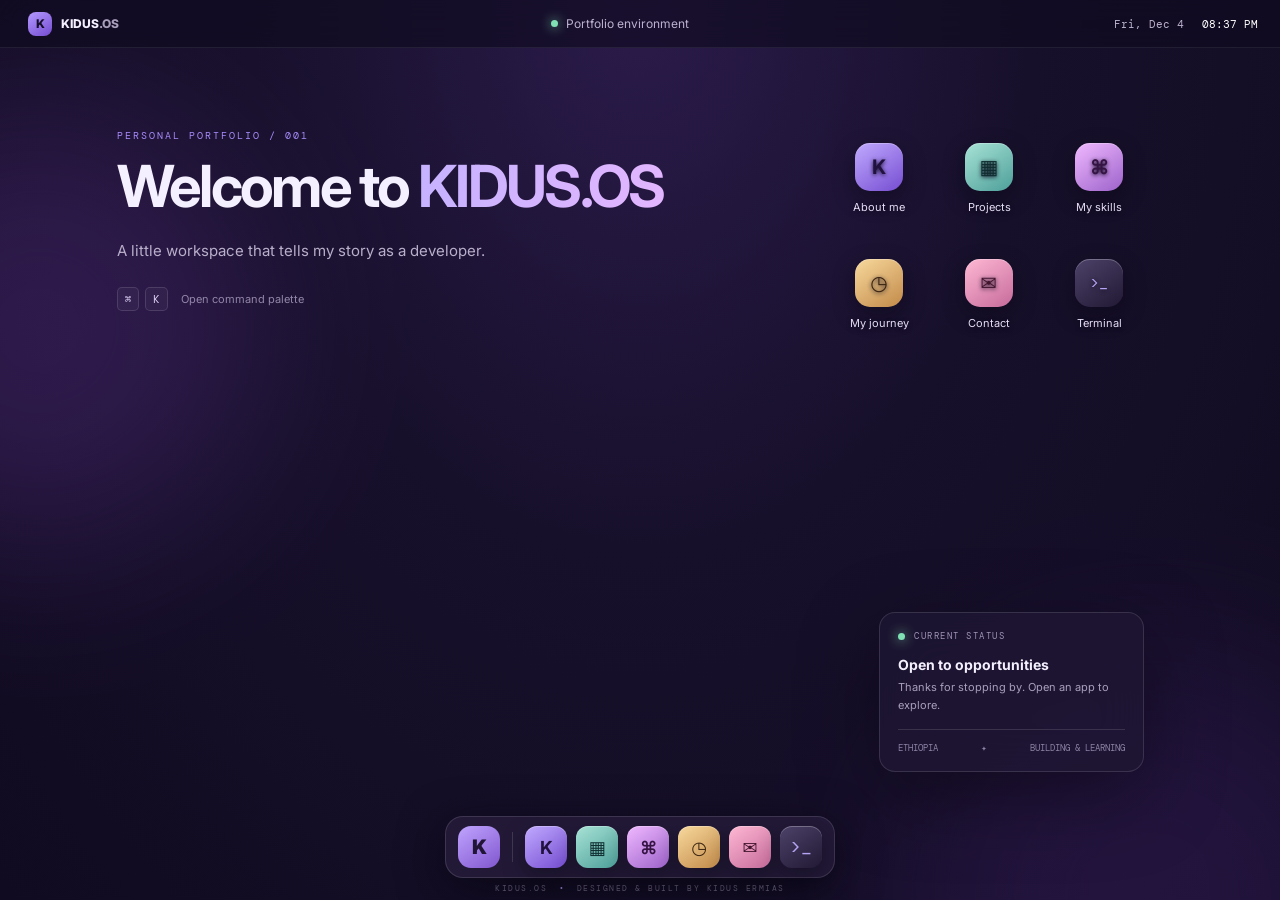
<file: Personal portfolio/index.html>
<!doctype html>
<html lang="en">
<head>
  <meta charset="utf-8">
  <meta name="viewport" content="width=device-width, initial-scale=1">
  <meta name="theme-color" content="#100b20">
  <meta name="description" content="Kidus Ermias — software engineering student and developer. Explore my work, skills, and journey in KIDUS.OS.">
  <meta property="og:title" content="Kidus Ermias | KIDUS.OS">
  <meta property="og:description" content="A desktop-inspired portfolio by Kidus Ermias.">
  <title>KIDUS.OS — Kidus Ermias</title>
  <link rel="preconnect" href="https://fonts.googleapis.com">
  <link rel="preconnect" href="https://fonts.gstatic.com" crossorigin>
  <link href="https://fonts.googleapis.com/css2?family=DM+Mono:wght@400;500&family=Inter:wght@400;500;600;700;800&display=swap" rel="stylesheet">
  <link rel="stylesheet" href="styles.css">
  <script src="script.js" defer></script>
</head>
<body>
  <div id="boot" class="boot-screen" aria-live="polite">
    <div class="boot-mark">K<span>.</span></div>
    <p class="mono">KIDUS.OS <span>v1.0.0</span></p>
    <div class="boot-track"><i></i></div>
    <small id="boot-status">Starting portfolio environment…</small>
  </div>

  <main id="desktop" class="desktop hidden">
    <div class="wallpaper-glow glow-one"></div><div class="wallpaper-glow glow-two"></div>
    <header class="topbar">
      <button class="brand" id="brand-home" aria-label="Show desktop"><span class="brand-icon">K</span><span>KIDUS<span class="brand-muted">.OS</span></span></button>
      <div class="topbar-center"><span class="status-dot"></span><span>Portfolio environment</span></div>
      <div class="topbar-right"><span class="top-date" id="top-date"></span><span class="top-time" id="top-time"></span></div>
    </header>

    <section class="desktop-content">
      <div class="welcome">
        <p class="eyebrow mono">PERSONAL PORTFOLIO / 001</p>
        <h1>Welcome to <span>KIDUS.OS</span></h1>
        <p class="welcome-copy">A little workspace that tells my story as a developer.</p>
        <div class="welcome-hint"><span class="hint-key">⌘</span><span class="hint-key">K</span> <span>Open command palette</span></div>
      </div>

      <div class="desktop-icons" aria-label="Portfolio applications">
        <button class="desktop-icon" data-open="about"><span class="app-icon icon-about">K</span><span>About me</span></button>
        <button class="desktop-icon" data-open="projects"><span class="app-icon icon-projects">▦</span><span>Projects</span></button>
        <button class="desktop-icon" data-open="skills"><span class="app-icon icon-skills">⌘</span><span>My skills</span></button>
        <button class="desktop-icon" data-open="journey"><span class="app-icon icon-journey">◷</span><span>My journey</span></button>
        <button class="desktop-icon" data-open="contact"><span class="app-icon icon-contact">✉</span><span>Contact</span></button>
        <button class="desktop-icon" data-open="terminal"><span class="app-icon icon-terminal">&gt;_</span><span>Terminal</span></button>
      </div>

      <aside class="desktop-note glass-panel">
        <div class="note-head"><span class="live-pulse"></span><span class="mono">CURRENT STATUS</span></div>
        <h2 id="desktop-status">Open to opportunities</h2>
        <p>Thanks for stopping by. Open an app to explore.</p>
        <div class="note-foot"><span>ETHIOPIA</span><span>✦</span><span>BUILDING & LEARNING</span></div>
      </aside>
    </section>

    <section id="window-layer" class="window-layer" aria-label="Open applications">
      <article class="app-window hidden" data-window="about" aria-label="About me window">
        <div class="window-titlebar" data-drag><div class="window-title"><span class="tiny-app-icon">K</span> About me</div><div class="window-controls"><button data-minimize aria-label="Minimize">−</button><button data-maximize aria-label="Maximize">□</button><button data-close aria-label="Close">×</button></div></div>
        <div class="window-body" id="about-content"></div>
      </article>
      <article class="app-window hidden" data-window="projects" aria-label="Projects window">
        <div class="window-titlebar" data-drag><div class="window-title"><span class="tiny-app-icon">▦</span> Projects</div><div class="window-controls"><button data-minimize aria-label="Minimize">−</button><button data-maximize aria-label="Maximize">□</button><button data-close aria-label="Close">×</button></div></div>
        <div class="window-body" id="projects-content"></div>
      </article>
      <article class="app-window hidden" data-window="skills" aria-label="Skills window">
        <div class="window-titlebar" data-drag><div class="window-title"><span class="tiny-app-icon">⌘</span> Skills & tools</div><div class="window-controls"><button data-minimize aria-label="Minimize">−</button><button data-maximize aria-label="Maximize">□</button><button data-close aria-label="Close">×</button></div></div>
        <div class="window-body" id="skills-content"></div>
      </article>
      <article class="app-window hidden" data-window="journey" aria-label="Journey window">
        <div class="window-titlebar" data-drag><div class="window-title"><span class="tiny-app-icon">◷</span> My journey</div><div class="window-controls"><button data-minimize aria-label="Minimize">−</button><button data-maximize aria-label="Maximize">□</button><button data-close aria-label="Close">×</button></div></div>
        <div class="window-body" id="journey-content"></div>
      </article>
      <article class="app-window hidden" data-window="contact" aria-label="Contact window">
        <div class="window-titlebar" data-drag><div class="window-title"><span class="tiny-app-icon">✉</span> Contact</div><div class="window-controls"><button data-minimize aria-label="Minimize">−</button><button data-maximize aria-label="Maximize">□</button><button data-close aria-label="Close">×</button></div></div>
        <div class="window-body" id="contact-content"></div>
      </article>
      <article class="app-window terminal-window hidden" data-window="terminal" aria-label="Terminal window">
        <div class="window-titlebar" data-drag><div class="window-title"><span class="tiny-app-icon terminal-mini">&gt;_</span> Terminal <span class="terminal-subtitle">— zsh</span></div><div class="window-controls"><button data-minimize aria-label="Minimize">−</button><button data-maximize aria-label="Maximize">□</button><button data-close aria-label="Close">×</button></div></div>
        <div class="window-body terminal-body"><div id="terminal-output" class="terminal-output" role="log" aria-live="polite"></div><form id="terminal-form" class="terminal-form"><label for="terminal-input">kidus@portfolio <b>~</b> $</label><input id="terminal-input" autocomplete="off" spellcheck="false" aria-label="Terminal command"><button type="submit">Run</button></form></div>
      </article>
    </section>

    <div id="launcher" class="launcher glass-panel hidden">
      <div class="launcher-heading"><span>Applications</span><button id="launcher-close" aria-label="Close launcher">×</button></div>
      <div class="launcher-grid">
        <button data-open="about"><span class="app-icon icon-about">K</span>About me</button>
        <button data-open="projects"><span class="app-icon icon-projects">▦</span>Projects</button>
        <button data-open="skills"><span class="app-icon icon-skills">⌘</span>Skills</button>
        <button data-open="journey"><span class="app-icon icon-journey">◷</span>Journey</button>
        <button data-open="contact"><span class="app-icon icon-contact">✉</span>Contact</button>
        <button data-open="terminal"><span class="app-icon icon-terminal">&gt;_</span>Terminal</button>
      </div>
    </div>

    <div id="command-palette" class="command-overlay hidden">
      <div class="command-box glass-panel"><div class="command-search"><span>⌕</span><input id="command-input" placeholder="Search apps or type a command…" autocomplete="off"><kbd>ESC</kbd></div><div id="command-results"></div><p class="command-help">↑ ↓ to navigate · Enter to open · Esc to close</p></div>
    </div>

    <nav class="dock" aria-label="Application dock">
      <button class="dock-launcher" id="launcher-toggle" aria-label="Open app launcher"><span>K</span></button>
      <span class="dock-divider"></span>
      <button class="dock-app" data-open="about" aria-label="About me"><span class="app-icon icon-about">K</span><i></i></button>
      <button class="dock-app" data-open="projects" aria-label="Projects"><span class="app-icon icon-projects">▦</span><i></i></button>
      <button class="dock-app" data-open="skills" aria-label="Skills"><span class="app-icon icon-skills">⌘</span><i></i></button>
      <button class="dock-app" data-open="journey" aria-label="Journey"><span class="app-icon icon-journey">◷</span><i></i></button>
      <button class="dock-app" data-open="contact" aria-label="Contact"><span class="app-icon icon-contact">✉</span><i></i></button>
      <button class="dock-app" data-open="terminal" aria-label="Terminal"><span class="app-icon icon-terminal">&gt;_</span><i></i></button>
    </nav>
    <div class="desktop-footer mono">KIDUS.OS <span>•</span> DESIGNED & BUILT BY KIDUS ERMIAS</div>
  </main>
  <noscript><p class="noscript">This portfolio needs JavaScript enabled to run its desktop interface.</p></noscript>
</body>
</html>
</file>
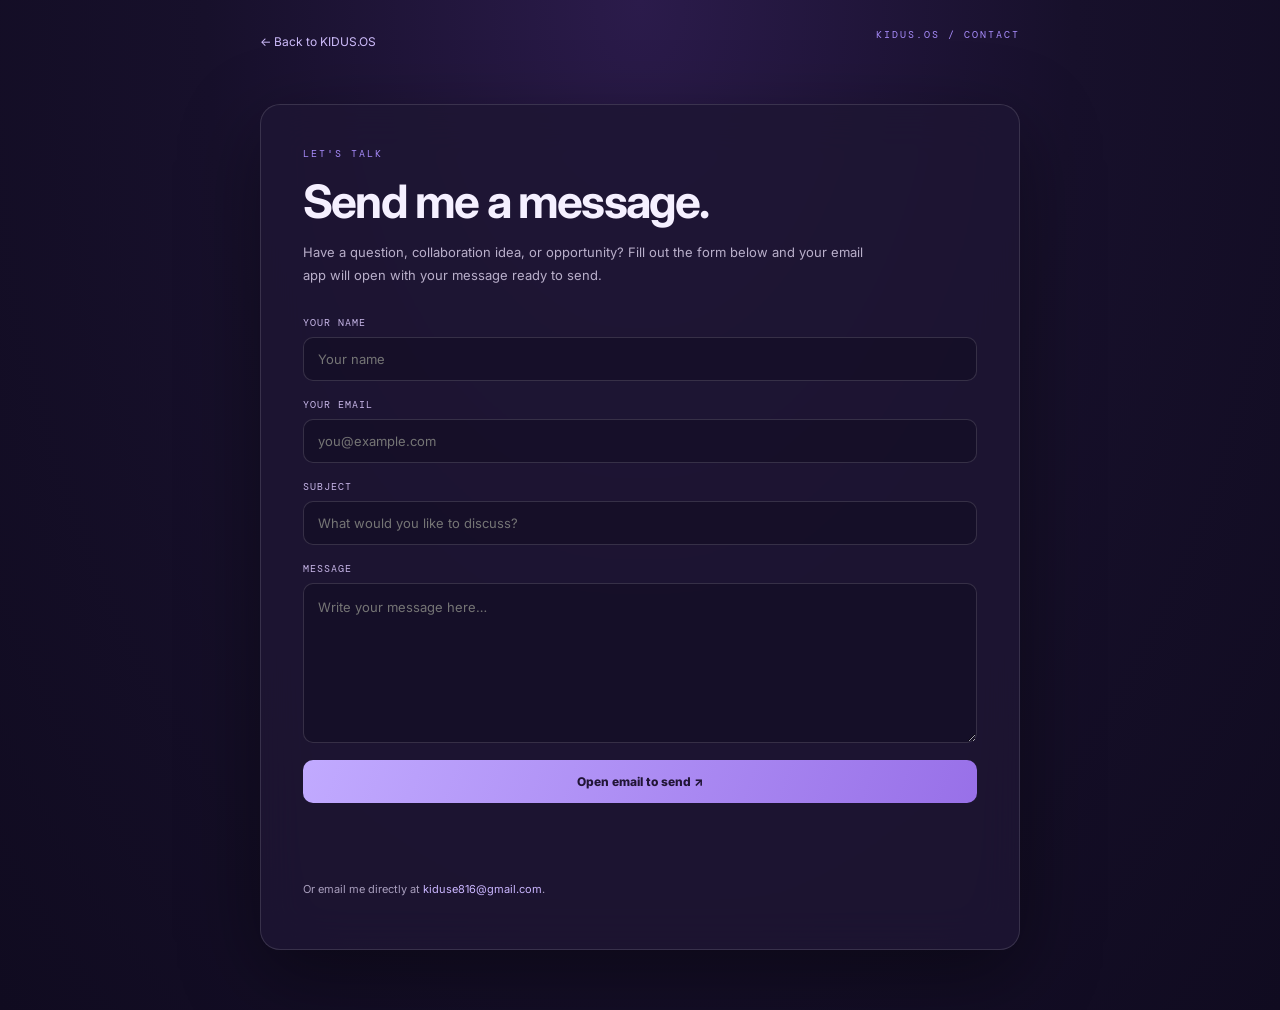
<file: Personal portfolio/contact.html>
<!doctype html>
<html lang="en">
<head>
  <meta charset="utf-8">
  <meta name="viewport" content="width=device-width, initial-scale=1">
  <meta name="theme-color" content="#100b20">
  <meta name="description" content="Send a message to Kidus Ermias.">
  <title>Contact Kidus — KIDUS.OS</title>
  <link rel="preconnect" href="https://fonts.googleapis.com">
  <link rel="preconnect" href="https://fonts.gstatic.com" crossorigin>
  <link href="https://fonts.googleapis.com/css2?family=DM+Mono:wght@400;500&family=Inter:wght@400;500;600;700;800&display=swap" rel="stylesheet">
  <link rel="stylesheet" href="styles.css">
  <script src="contact.js" defer></script>
</head>
<body class="contact-page">
  <main class="contact-shell">
    <nav class="contact-nav" aria-label="Contact page navigation">
      <a href="index.html">← Back to KIDUS.OS</a>
      <span class="mono eyebrow">KIDUS.OS / CONTACT</span>
    </nav>
    <section class="contact-card">
      <p class="eyebrow mono">LET'S TALK</p>
      <h1>Send me a message.</h1>
      <p class="contact-intro">Have a question, collaboration idea, or opportunity? Fill out the form below and your email app will open with your message ready to send.</p>
      <form id="contact-form" class="contact-form">
        <div class="contact-field">
          <label for="sender-name">YOUR NAME</label>
          <input id="sender-name" name="name" type="text" autocomplete="name" placeholder="Your name" required maxlength="100">
        </div>
        <div class="contact-field">
          <label for="sender-email">YOUR EMAIL</label>
          <input id="sender-email" name="email" type="email" autocomplete="email" placeholder="you@example.com" required maxlength="160">
        </div>
        <div class="contact-field">
          <label for="message-subject">SUBJECT</label>
          <input id="message-subject" name="subject" type="text" placeholder="What would you like to discuss?" required maxlength="160">
        </div>
        <div class="contact-field">
          <label for="message-body">MESSAGE</label>
          <textarea id="message-body" name="message" placeholder="Write your message here…" required maxlength="5000"></textarea>
        </div>
        <button class="contact-submit" type="submit">Open email to send ↗</button>
        <p id="contact-feedback" class="contact-feedback" role="status" aria-live="polite"></p>
      </form>
      <p class="contact-email-note">Or email me directly at <a id="direct-email" href="mailto:kiduse816@gmail.com">kiduse816@gmail.com</a>.</p>
    </section>
  </main>
</body>
</html>
</file>
<file: Personal portfolio/styles.css>
:root{--bg:#100b20;--panel:#1b1330;--line:#ffffff20;--muted:#a99fbd;--purple:#a78bfa;--text:#f5f0ff}*{box-sizing:border-box}html,body{margin:0;min-height:100%;font-family:Inter,system-ui,sans-serif;color:var(--text)}body{min-height:100vh;background:#100b20;overflow:hidden}button,input{font:inherit}button{color:inherit;cursor:pointer}.hidden{display:none!important}.mono{font-family:"DM Mono",monospace}.boot-screen{position:fixed;inset:0;z-index:1000;background:#100b20;display:flex;flex-direction:column;align-items:center;justify-content:center;gap:15px;transition:opacity .45s,visibility .45s}.boot-done{opacity:0;visibility:hidden}.boot-mark{font-size:74px;font-weight:800;letter-spacing:-8px}.boot-mark span{color:var(--purple)}.boot-screen p{font-size:12px;letter-spacing:4px}.boot-screen p span{color:var(--purple)}.boot-track{height:3px;width:190px;background:#2a2140;border-radius:5px;overflow:hidden}.boot-track i{display:block;height:100%;width:35%;background:linear-gradient(90deg,#a78bfa,#e0a6ff);animation:load 1s ease forwards}.boot-screen small{font:11px "DM Mono",monospace;color:var(--muted)}@keyframes load{to{width:100%}}.desktop{position:relative;isolation:isolate;min-height:100vh;overflow:hidden;background:radial-gradient(ellipse at 50% 0%,#2b1b4b,#17102b 43%,#100b20)}.wallpaper-glow{position:absolute;z-index:-1;border-radius:50%;filter:blur(90px);opacity:.18;pointer-events:none}.glow-one{width:440px;height:440px;background:#a855f7;top:12%;left:-180px}.glow-two{width:500px;height:500px;background:#7139b8;bottom:-250px;right:-120px}.topbar{height:48px;display:flex;align-items:center;justify-content:space-between;padding:0 22px;background:#100b20aa;border-bottom:1px solid #ffffff12;backdrop-filter:blur(24px);position:relative;z-index:5;font-size:12px}.brand{border:0;background:none;display:flex;align-items:center;gap:9px;font-weight:800}.brand-icon{display:grid;place-items:center;width:24px;height:24px;border-radius:8px;background:linear-gradient(145deg,#b49aff,#744bd1);color:#160e2a}.brand-muted{color:var(--muted)}.topbar-center{color:#bcb2d0;display:flex;align-items:center;gap:8px}.status-dot,.live-pulse{width:7px;height:7px;border-radius:50%;background:#80e1b4;box-shadow:0 0 12px #80e1b4}.topbar-right{display:flex;gap:18px;color:#bcb2d0;font:11px "DM Mono",monospace}.top-time{color:white}.desktop-content{position:relative;max-width:1200px;margin:auto;min-height:calc(100vh - 48px);padding:9vh 6vw 130px}.welcome{max-width:570px;animation:rise .7s ease both}.eyebrow{font:10px "DM Mono",monospace;letter-spacing:2px;color:var(--purple);margin:0 0 13px}.welcome h1{font-size:clamp(36px,5vw,58px);letter-spacing:-2.7px;line-height:1.1;margin:0}.welcome h1 span{background:linear-gradient(100deg,#c5b2ff,#e3b5ff);background-clip:text;color:transparent}.welcome-copy{color:#b9afca;font-size:15px;line-height:1.8;margin:18px 0 23px}.welcome-hint{display:flex;align-items:center;gap:6px;color:#9286a9;font-size:11px}.hint-key,kbd{padding:4px 7px;border:1px solid #ffffff20;border-radius:5px;background:#ffffff09;color:#ddd1f6;font:11px "DM Mono",monospace}.welcome-hint span:last-child{margin-left:7px}.desktop-icons{display:grid;grid-template-columns:repeat(3,90px);gap:25px 20px;position:absolute;right:8%;top:10%}.desktop-icon{display:flex;flex-direction:column;align-items:center;gap:9px;border:1px solid transparent;background:transparent;border-radius:13px;padding:9px 4px;color:#e5dcf5;font-size:11px;text-shadow:0 1px 4px #100b20;transition:.2s}.desktop-icon:hover{background:#ffffff12;border-color:#ffffff12;transform:translateY(-2px)}.app-icon{display:grid;place-items:center;width:48px;height:48px;border-radius:15px;font-weight:700;font-size:20px;box-shadow:0 8px 22px #08051066,inset 0 1px #ffffff44}.icon-about{background:linear-gradient(145deg,#c1aaff,#754dd1);color:#21113f}.icon-projects{background:linear-gradient(145deg,#a8e3d6,#4d9f9a);color:#102e31}.icon-skills{background:linear-gradient(145deg,#f0b9ff,#9d62cb);color:#351343}.icon-journey{background:linear-gradient(145deg,#f8d99d,#c28a49);color:#3c2511}.icon-contact{background:linear-gradient(145deg,#ffb8d4,#c66b9b);color:#42152d}.icon-terminal{background:linear-gradient(145deg,#4d4269,#211934);color:#b7a3f4;font:15px "DM Mono",monospace}.glass-panel{background:#1e1633c7;border:1px solid #ffffff20;box-shadow:0 24px 80px #0006;backdrop-filter:blur(24px);border-radius:16px}.desktop-note{position:absolute;right:8%;bottom:15%;width:265px;padding:17px 18px}.note-head{display:flex;align-items:center;gap:9px;color:#9f94b5;font:9px "DM Mono",monospace;letter-spacing:1.5px}.desktop-note h2{font-size:14px;margin:14px 0 6px}.desktop-note p{font-size:11px;color:var(--muted);line-height:1.6;margin:0}.note-foot{border-top:1px solid var(--line);margin-top:15px;padding-top:12px;display:flex;justify-content:space-between;color:#8e83a5;font:9px "DM Mono",monospace}.window-layer{position:absolute;inset:48px 0 80px;pointer-events:none}.app-window{position:absolute;top:8%;left:50%;transform:translateX(-50%);width:min(720px,calc(100vw - 42px));height:min(620px,calc(100vh - 180px));min-height:300px;background:#181228f5;border:1px solid #ccb8ff38;border-radius:14px;box-shadow:0 30px 100px #05030c99;overflow:hidden;pointer-events:auto;display:flex;flex-direction:column;animation:window-in .22s ease both}.app-window.hidden,.app-window.minimized{display:none}.app-window.maximized{inset:8px 18px 8px!important;left:18px!important;top:56px!important;transform:none!important;width:auto!important;height:auto!important}.window-titlebar{height:45px;flex:none;display:flex;align-items:center;justify-content:space-between;padding:0 13px 0 16px;background:linear-gradient(90deg,#29203e,#211832);border-bottom:1px solid var(--line);cursor:grab;touch-action:none}.window-title{display:flex;align-items:center;gap:9px;font-size:11px;font-weight:600}.tiny-app-icon{display:grid;place-items:center;width:22px;height:22px;border-radius:7px;background:#a78bfa;color:#211337;font-weight:800}.terminal-mini{background:#3d3452;color:#b7a3f4;font-family:"DM Mono",monospace}.terminal-subtitle{color:#857a9c;font-weight:400}.window-controls{display:flex;gap:7px}.window-controls button{border:1px solid #ffffff15;background:#ffffff08;width:23px;height:23px;border-radius:7px;color:#bdb1d0;font-size:14px}.window-controls button:last-child:hover{background:#b64c77;color:white}.window-body{padding:27px 30px;overflow:auto;flex:1;color:#eee8f8}.content-title{font-size:27px;letter-spacing:-1px;margin:0 0 7px}.accent-copy{color:#c4aaff;margin:0;font-size:13px}.profile-hero{display:flex;align-items:center;gap:22px;margin-bottom:25px}.avatar-orbit{width:100px;height:100px;border-radius:50%;display:grid;place-items:center;background:conic-gradient(#d9b6ff,#7e5ac8,#5f4a91,#d9b6ff);padding:2px;position:relative;flex:none}.avatar{display:grid;place-items:center;width:100%;height:100%;border-radius:50%;background:#211735;font-size:30px;font-weight:800}.orbit-dot{position:absolute;right:3px;top:12px;width:12px;height:12px;border:3px solid #211735;border-radius:50%;background:#83e0b4}.content-card,.info-card,.skill-card,.project-card{background:#ffffff06;border:1px solid var(--line);border-radius:12px;padding:18px;margin-top:14px}.content-card h3,.skill-card h3,.project-card h3{font-size:13px;margin:0 0 9px}.content-card p,.section-intro{font-size:12px;line-height:1.85;color:#b7adc7;margin:0}.info-grid{display:grid;grid-template-columns:1fr 1fr;gap:12px}.info-card span,.project-top{display:block;font:9px "DM Mono",monospace;letter-spacing:1px;color:#a998c5;margin-bottom:10px}.info-card strong{display:block;font-size:11px;line-height:1.7}.info-card a,.info-card small{display:block;color:#b59af2;font-size:10px;margin-top:9px;text-decoration:none}.skill-grid,.project-grid{display:grid;grid-template-columns:repeat(2,minmax(0,1fr));gap:12px;margin-top:20px}.skill-card,.project-card{margin:0}.skill-symbol{font-size:18px;color:#c5a9ff;margin-bottom:12px}.skill-card p,.project-card p,.timeline-item p{color:#a99fba;font-size:11px;line-height:1.7}.skill-tags{display:flex;flex-wrap:wrap;gap:6px;margin-top:13px}.skill-tags span{padding:5px 8px;background:#a78bfa16;border:1px solid #a78bfa2b;border-radius:6px;color:#d2c2f3;font:9px "DM Mono",monospace}.section-intro{margin:0 0 16px}.project-top{display:flex;justify-content:space-between}.project-card p{min-height:38px}.project-links{display:flex;gap:12px;margin-top:14px}.project-links a,.social-list a{color:#c8b1ff;text-decoration:none;font-size:10px}.empty-state{text-align:center;padding:38px 20px;border:1px dashed #9f83d344;border-radius:13px;margin-top:20px}.empty-state>span{font-size:25px;color:#c5a9ff}.empty-state h3{font-size:14px;margin:10px 0 6px}.empty-state p{font-size:11px;line-height:1.7;color:#a99fba;max-width:350px;margin:auto}.timeline{border-left:1px solid #8d6fdc55;margin:25px 0 0 5px;padding-left:22px}.timeline-item{position:relative;padding:0 0 22px}.timeline-item:before{content:"";position:absolute;width:9px;height:9px;border-radius:50%;background:#b69aff;left:-27px;top:3px}.timeline-period{font:10px "DM Mono",monospace;color:#b69aff}.timeline-item h3{font-size:14px;margin:8px 0 5px}.timeline-item strong{font-size:11px;color:#d3c5e9}.timeline-item p{max-width:520px}.contact-visual{width:60px;height:60px;display:grid;place-items:center;border-radius:18px;background:linear-gradient(145deg,#c6aaff,#8057c9);color:#27143e;font-size:27px;margin-bottom:20px}.primary-link{display:inline-block;padding:12px 16px;background:#a78bfa;color:#211536;border-radius:9px;font-weight:700;font-size:11px;text-decoration:none;margin-top:16px}.social-list{display:flex;gap:20px;margin-top:25px}.social-list a span{margin-left:5px}.muted-note{font-size:10px;color:#857a9c;margin-top:28px}.terminal-window{background:#100f18;border-color:#55436f}.terminal-body{background:radial-gradient(ellipse at top,#1c1630,#0d0d14 70%);display:flex;flex-direction:column;font:11px "DM Mono",monospace}.terminal-output{flex:1;overflow:auto;color:#c4b3e8;line-height:1.7}.terminal-line{color:#f0e8ff;margin:5px 0}.terminal-prompt{color:#a78bfa}.terminal-response{margin:2px 0;color:#aaa0bb;white-space:pre-wrap}.terminal-form{display:flex;align-items:center;gap:10px;border-top:1px solid var(--line);padding-top:14px;margin-top:12px}.terminal-form label{white-space:nowrap;color:#b9a2f3}.terminal-form label b{color:#8ce0bc}.terminal-form input{min-width:0;flex:1;background:transparent;border:0;outline:0;color:white;font:inherit}.terminal-form button{border:1px solid #a78bfa55;background:#a78bfa18;border-radius:6px;padding:6px 10px;color:#d9caff;font:inherit}.launcher{position:absolute;z-index:40;left:50%;bottom:88px;transform:translateX(-50%);width:min(360px,calc(100vw - 30px));padding:17px}.launcher-heading{display:flex;justify-content:space-between;font-size:12px;font-weight:700;margin-bottom:15px}.launcher-heading button{border:0;background:none;color:#b8abc9;font-size:19px}.launcher-grid{display:grid;grid-template-columns:repeat(3,1fr);gap:12px}.launcher-grid button{display:flex;flex-direction:column;align-items:center;gap:8px;border:0;border-radius:10px;background:transparent;padding:10px 3px;font-size:10px;color:#ddd2ef}.launcher-grid button:hover{background:#ffffff0d}.launcher-grid .app-icon{width:40px;height:40px;font-size:17px}.dock{position:absolute;z-index:30;bottom:22px;left:50%;transform:translateX(-50%);display:flex;align-items:center;gap:9px;padding:9px 12px;border-radius:18px;background:#271d3dcc;border:1px solid #ffffff20;box-shadow:0 12px 45px #05030c88;backdrop-filter:blur(25px)}.dock button{position:relative;border:0;background:none;padding:0}.dock-launcher{width:42px;height:42px;border-radius:13px!important;background:linear-gradient(145deg,#c0a4ff,#8056ce)!important;color:#211536;font-weight:900;font-size:20px}.dock-divider{width:1px;height:30px;background:#ffffff24;margin:0 3px}.dock-app .app-icon{width:42px;height:42px;border-radius:12px;font-size:18px;transition:transform .18s}.dock-app:hover .app-icon{transform:translateY(-7px) scale(1.08)}.dock-app i{position:absolute;bottom:-6px;left:50%;width:4px;height:4px;border-radius:50%;background:#b89bfa;opacity:0;transform:translateX(-50%)}.dock-app.active i{opacity:1}.desktop-footer{position:absolute;bottom:7px;left:0;right:0;text-align:center;font-size:8px;letter-spacing:1.5px;color:#746a87;pointer-events:none}.desktop-footer span{color:#b79af4;margin:0 5px}.command-overlay{position:fixed;inset:0;z-index:100;background:#08050e99;backdrop-filter:blur(8px);display:flex;justify-content:center;align-items:flex-start;padding:17vh 15px 20px}.command-box{width:min(570px,100%);overflow:hidden}.command-search{height:57px;display:flex;align-items:center;gap:12px;padding:0 17px;border-bottom:1px solid var(--line);color:#bba4f1}.command-search>span{font-size:22px}.command-search input{flex:1;min-width:0;background:transparent;border:0;outline:0;color:white;font-size:13px}.command-result{width:100%;display:flex;align-items:center;gap:12px;padding:11px 15px;background:none;border:0;text-align:left}.command-result:hover,.command-result.selected{background:#a78bfa1c}.command-result-icon{display:grid;place-items:center;width:30px;height:30px;border-radius:9px;background:#a78bfa24;color:#d4c2ff}.command-result span:nth-child(2){display:flex;flex-direction:column;gap:3px;flex:1}.command-result b{font-size:11px}.command-result small{font-size:9px;color:#958aa8}.command-result kbd{opacity:.6}.command-help,.command-empty{text-align:center;color:#81768f;font:9px "DM Mono",monospace;padding:12px}.noscript{position:fixed;inset:0;z-index:2000;background:#100b20;color:white;display:grid;place-items:center;padding:30px;text-align:center}@keyframes rise{from{opacity:0;transform:translateY(14px)}to{opacity:1;transform:translateY(0)}}@keyframes window-in{from{opacity:0;transform:translate(-50%,8px) scale(.98)}to{opacity:1;transform:translate(-50%,0) scale(1)}}@media(max-width:800px){.desktop-content{padding:8vh 7vw 130px}.desktop-icons{position:relative;top:auto;right:auto;display:flex;flex-wrap:wrap;margin-top:48px;max-width:380px;gap:12px}.desktop-icon{width:76px}.desktop-note{display:none}.app-window{top:4%;height:min(650px,calc(100vh - 165px))}.window-body{padding:22px}.topbar-center{display:none}}@media(max-width:520px){.topbar{padding:0 13px}.topbar-right{gap:8px;font-size:9px}.desktop-content{padding:10vh 22px 120px}.welcome h1{font-size:39px}.welcome-copy{font-size:13px}.desktop-icons{margin-top:35px;gap:8px}.desktop-icon{width:69px;font-size:10px}.app-icon{width:43px;height:43px}.window-layer{inset:48px 0 76px}.app-window{top:7px!important;left:8px!important;transform:none!important;width:calc(100vw - 16px);height:calc(100vh - 145px);min-height:0}.app-window.maximized{inset:5px!important;left:5px!important;top:53px!important}.window-body{padding:18px 15px}.profile-hero{gap:14px}.avatar-orbit{width:76px;height:76px}.content-title{font-size:22px}.info-grid,.skill-grid,.project-grid{grid-template-columns:1fr}.dock{bottom:18px;gap:6px;padding:8px}.dock-app .app-icon{width:36px;height:36px;font-size:15px}.dock-launcher{width:36px;height:36px}.dock-divider{height:26px}.desktop-footer{display:none}.launcher{bottom:75px}.terminal-form{gap:6px}.terminal-form label{font-size:9px}}@media(prefers-reduced-motion:reduce){*,*::before,*::after{animation-duration:.01ms!important;animation-iteration-count:1!important;scroll-behavior:auto!important;transition-duration:.01ms!important}}
/* Dedicated contact page */
.contact-page{min-height:100vh;padding:28px 18px 60px;background:radial-gradient(ellipse at 50% 0%,#2b1b4b,#17102b 48%,#100b20)}
.contact-shell{width:min(760px,100%);margin:0 auto}
.contact-nav{display:flex;justify-content:space-between;align-items:center;margin-bottom:50px}
.contact-nav a{color:#cdbbfa;text-decoration:none;font-size:12px}
.contact-card{padding:clamp(22px,5vw,42px);background:#1e1633d9;border:1px solid #ffffff20;border-radius:20px;box-shadow:0 24px 80px #0006;backdrop-filter:blur(22px)}
.contact-card h1{font-size:clamp(30px,6vw,46px);letter-spacing:-1.8px;margin:0 0 12px}
.contact-intro{font-size:13px;color:#b9afca;line-height:1.8;margin:0 0 28px;max-width:560px}
.contact-form{display:grid;gap:17px}
.contact-field{display:grid;gap:8px}
.contact-field label{font:10px "DM Mono",monospace;letter-spacing:1px;color:#c7b6e8}
.contact-field input,.contact-field textarea{width:100%;border:1px solid #ffffff24;border-radius:10px;background:#100b2080;padding:13px 14px;color:#f5f0ff;outline:none;font:13px Inter,system-ui,sans-serif;transition:border-color .2s,box-shadow .2s}
.contact-field input:focus,.contact-field textarea:focus{border-color:#a78bfa;box-shadow:0 0 0 3px #a78bfa20}
.contact-field textarea{min-height:160px;resize:vertical;line-height:1.6}
.contact-submit{border:0;border-radius:10px;padding:14px 18px;background:linear-gradient(110deg,#c1aaff,#9870e8);color:#211536;font-weight:800;font-size:12px}
.contact-submit:hover{filter:brightness(1.08);transform:translateY(-1px)}
.contact-email-note{font-size:11px;color:#a99fbd;margin-top:22px}
.contact-email-note a{color:#cbb7ff;text-decoration:none}
.contact-feedback{font-size:11px;color:#cbb7ff;min-height:18px}
@media(max-width:520px){.contact-nav{margin-bottom:28px}.contact-card{border-radius:15px}.contact-page{padding:20px 14px 40px}}
</file>
